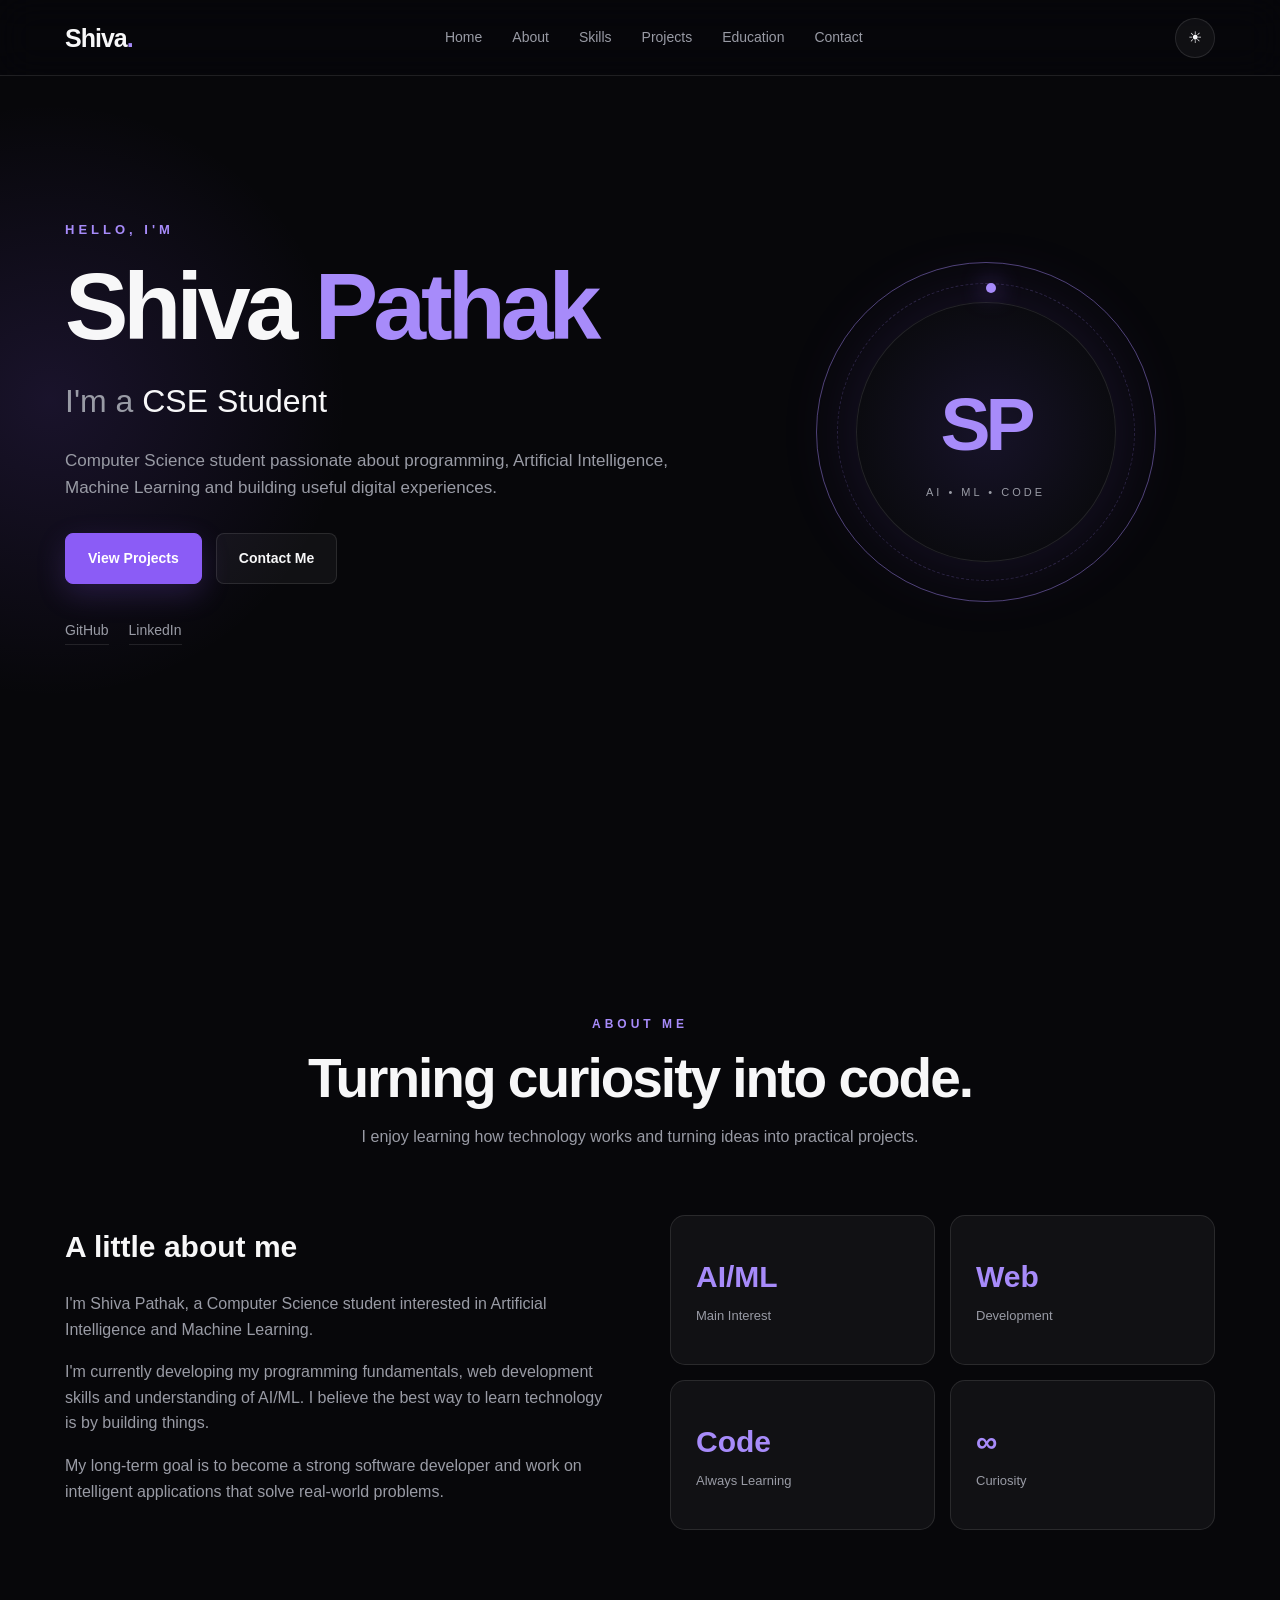
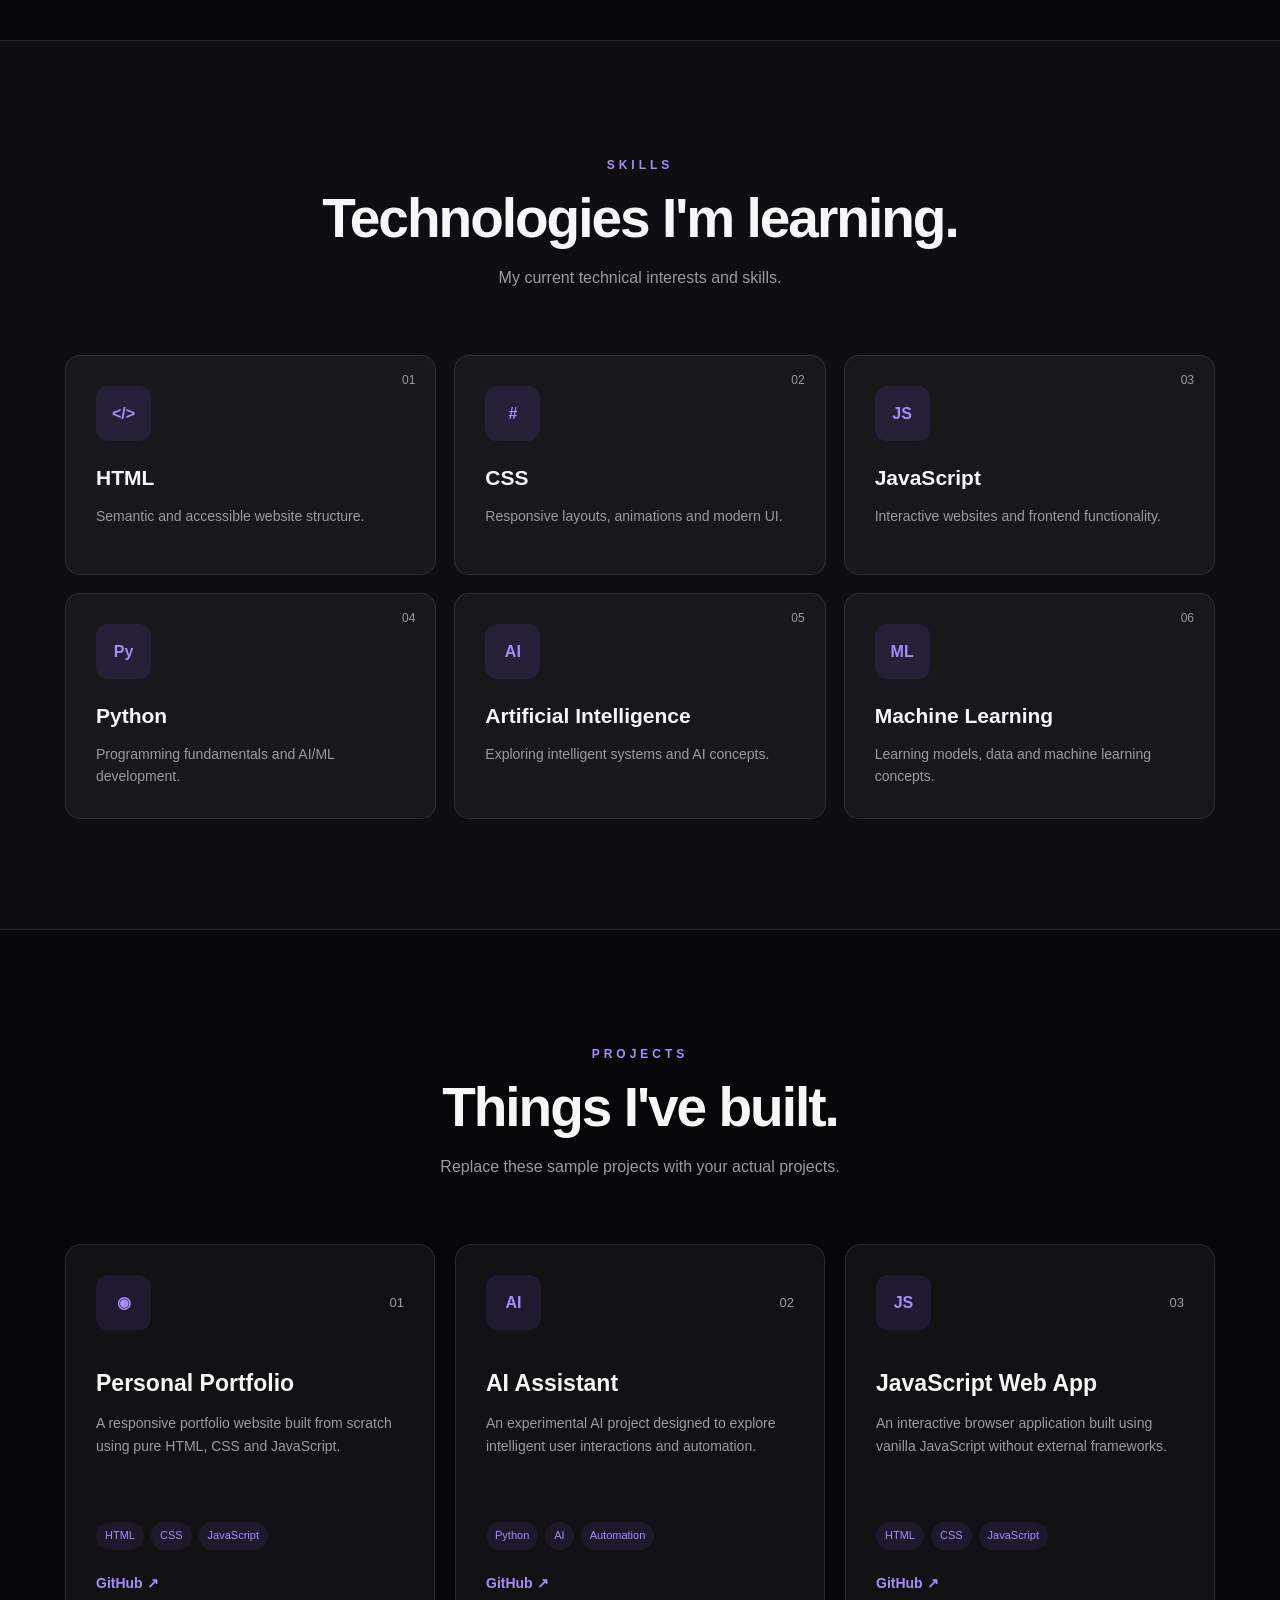
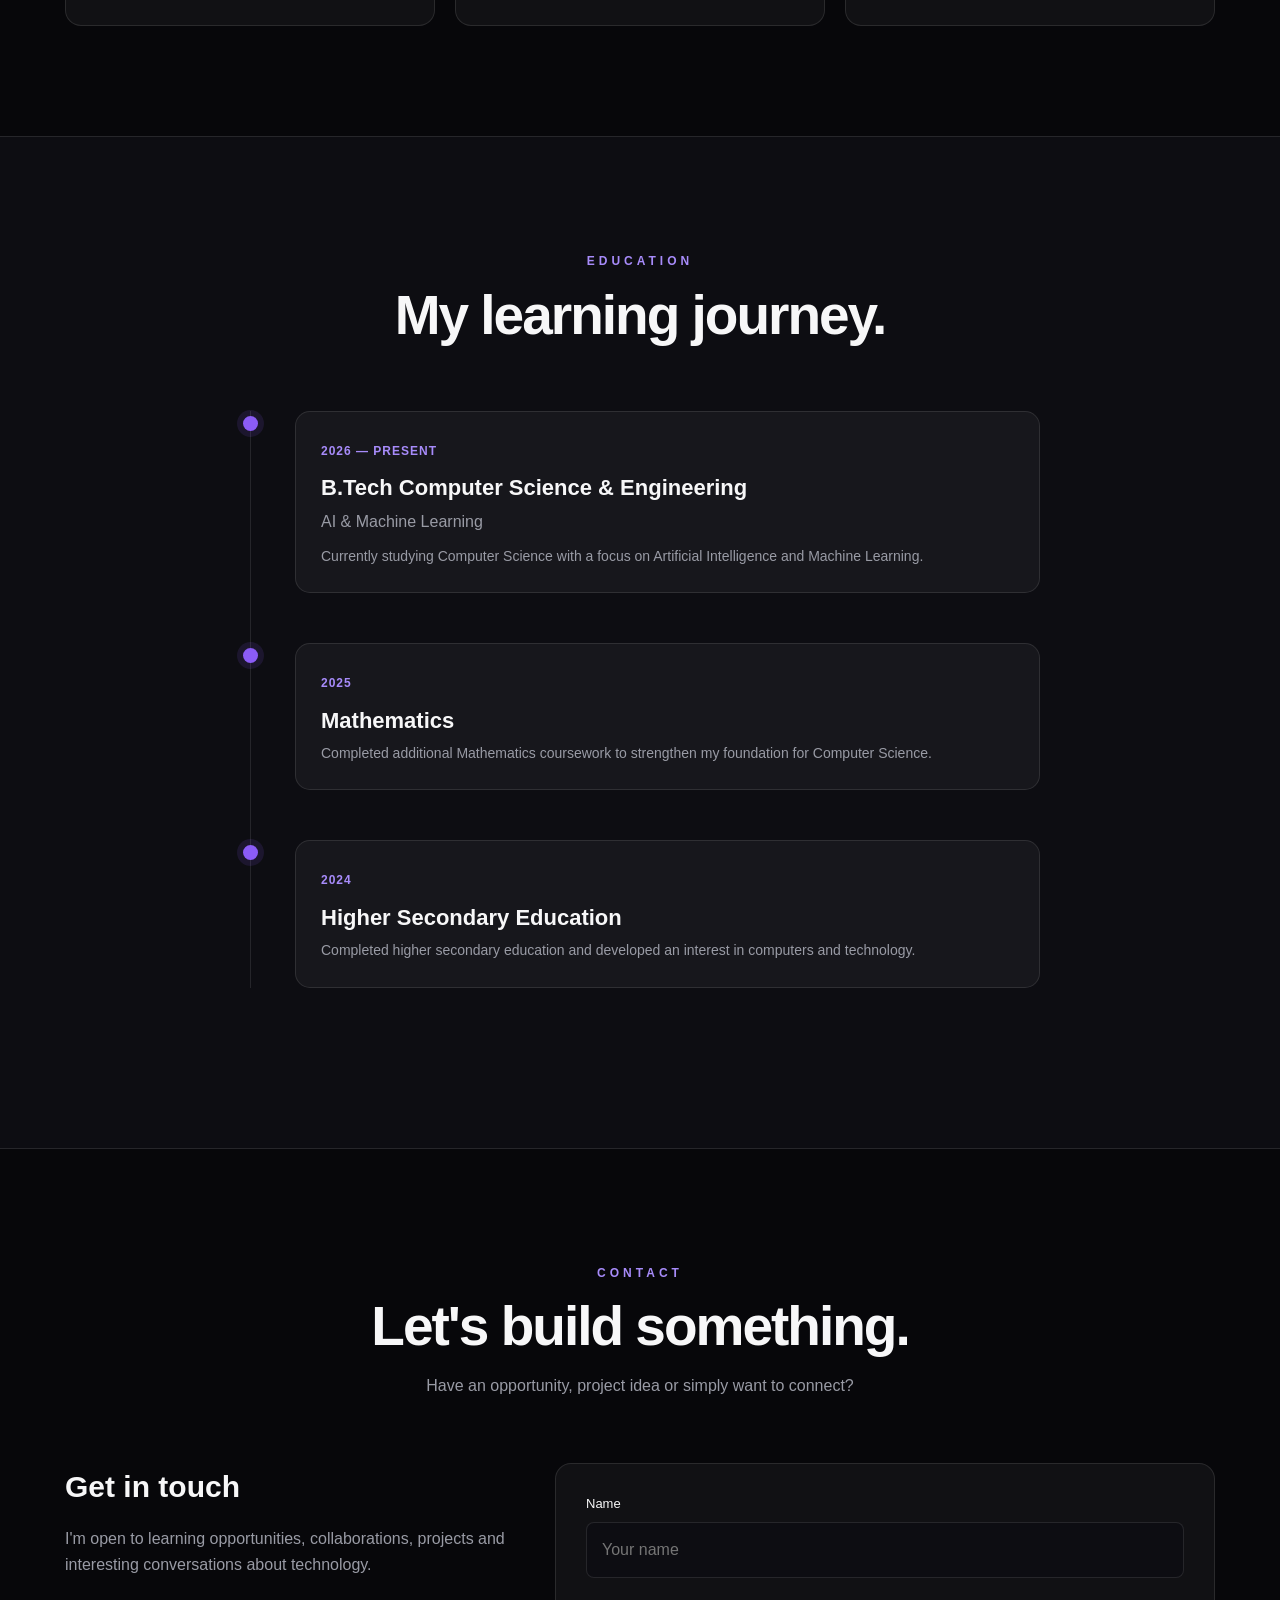
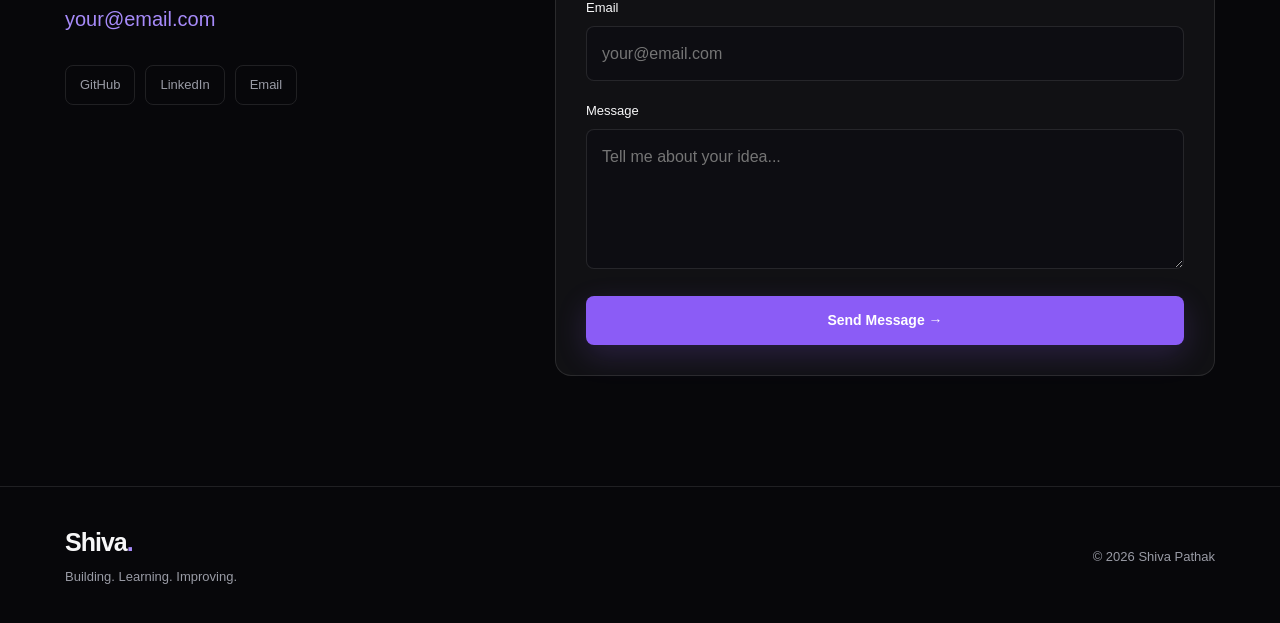
<file: index.html>
<!DOCTYPE html>
<html lang="en">
<head>
    <meta charset="UTF-8">
    <meta name="viewport" content="width=device-width, initial-scale=1.0">

    <title>Shiva Pathak | AI & ML Developer</title>

    <meta
        name="description"
        content="Shiva Pathak - Computer Science student interested in AI, Machine Learning and Web Development."
    >

    <meta name="theme-color" content="#07070a">

    <link rel="stylesheet" href="style.css">
</head>

<body>

    <!-- ================= NAVBAR ================= -->

    <header class="navbar">

        <div class="nav-container">

            <a href="#home" class="logo">
                Shiva<span>.</span>
            </a>

            <nav id="navMenu">

                <a href="#home">Home</a>
                <a href="#about">About</a>
                <a href="#skills">Skills</a>
                <a href="#projects">Projects</a>
                <a href="#education">Education</a>
                <a href="#contact">Contact</a>

            </nav>

            <div class="nav-buttons">

                <button id="themeButton" class="theme-button">
                    ☀
                </button>

                <button id="menuButton" class="menu-button">
                    ☰
                </button>

            </div>

        </div>

    </header>


    <!-- ================= HERO ================= -->

    <section id="home" class="hero">

        <div class="container hero-container">

            <div class="hero-content reveal">

                <p class="eyebrow">
                    HELLO, I'M
                </p>

                <h1>
                    Shiva <span>Pathak</span>
                </h1>

                <h2>
                    I'm a <span id="typingText"></span>
                </h2>

                <p class="hero-description">
                    Computer Science student passionate about programming,
                    Artificial Intelligence, Machine Learning and building
                    useful digital experiences.
                </p>

                <div class="hero-buttons">

                    <a href="#projects" class="button primary">
                        View Projects
                    </a>

                    <a href="#contact" class="button secondary">
                        Contact Me
                    </a>

                </div>

                <div class="hero-socials">

                    <!-- CHANGE THESE LINKS -->

                    <a
                        href="https://github.com/"
                        target="_blank"
                        rel="noopener"
                    >
                        GitHub
                    </a>

                    <a
                        href="https://www.linkedin.com/"
                        target="_blank"
                        rel="noopener"
                    >
                        LinkedIn
                    </a>

                </div>

            </div>


            <div class="hero-visual reveal">

                <div class="profile-wrapper">

                    <div class="profile-ring"></div>

                    <div class="profile-card">

                        <!--
                        If you have a photo:
                        put it in assets/profile.jpg
                        and uncomment the image below.
                        -->

                        <!--
                        <img src="assets/profile.jpg"
                             alt="Shiva Pathak">
                        -->

                        <div class="profile-initials">
                            SP
                        </div>

                        <p>
                            AI • ML • CODE
                        </p>

                    </div>

                </div>

            </div>

        </div>

    </section>


    <!-- ================= ABOUT ================= -->

    <section id="about">

        <div class="container">

            <div class="section-heading reveal">

                <span>ABOUT ME</span>

                <h2>
                    Turning curiosity into code.
                </h2>

                <p>
                    I enjoy learning how technology works and turning
                    ideas into practical projects.
                </p>

            </div>


            <div class="about-grid">

                <div class="about-text reveal">

                    <h3>
                        A little about me
                    </h3>

                    <p>
                        I'm Shiva Pathak, a Computer Science student
                        interested in Artificial Intelligence and
                        Machine Learning.
                    </p>

                    <p>
                        I'm currently developing my programming fundamentals,
                        web development skills and understanding of AI/ML.
                        I believe the best way to learn technology is by
                        building things.
                    </p>

                    <p>
                        My long-term goal is to become a strong software
                        developer and work on intelligent applications
                        that solve real-world problems.
                    </p>

                </div>


                <div class="about-stats reveal">

                    <div class="stat-card">

                        <strong>AI/ML</strong>

                        <span>
                            Main Interest
                        </span>

                    </div>

                    <div class="stat-card">

                        <strong>Web</strong>

                        <span>
                            Development
                        </span>

                    </div>

                    <div class="stat-card">

                        <strong>Code</strong>

                        <span>
                            Always Learning
                        </span>

                    </div>

                    <div class="stat-card">

                        <strong>∞</strong>

                        <span>
                            Curiosity
                        </span>

                    </div>

                </div>

            </div>

        </div>

    </section>


    <!-- ================= SKILLS ================= -->

    <section id="skills" class="dark-section">

        <div class="container">

            <div class="section-heading reveal">

                <span>SKILLS</span>

                <h2>
                    Technologies I'm learning.
                </h2>

                <p>
                    My current technical interests and skills.
                </p>

            </div>


            <div class="skills-grid">


                <div class="skill-card reveal">

                    <div class="skill-number">
                        01
                    </div>

                    <div class="skill-icon">
                        &lt;/&gt;
                    </div>

                    <h3>
                        HTML
                    </h3>

                    <p>
                        Semantic and accessible website structure.
                    </p>

                </div>


                <div class="skill-card reveal">

                    <div class="skill-number">
                        02
                    </div>

                    <div class="skill-icon">
                        #
                    </div>

                    <h3>
                        CSS
                    </h3>

                    <p>
                        Responsive layouts, animations and modern UI.
                    </p>

                </div>


                <div class="skill-card reveal">

                    <div class="skill-number">
                        03
                    </div>

                    <div class="skill-icon">
                        JS
                    </div>

                    <h3>
                        JavaScript
                    </h3>

                    <p>
                        Interactive websites and frontend functionality.
                    </p>

                </div>


                <div class="skill-card reveal">

                    <div class="skill-number">
                        04
                    </div>

                    <div class="skill-icon">
                        Py
                    </div>

                    <h3>
                        Python
                    </h3>

                    <p>
                        Programming fundamentals and AI/ML development.
                    </p>

                </div>


                <div class="skill-card reveal">

                    <div class="skill-number">
                        05
                    </div>

                    <div class="skill-icon">
                        AI
                    </div>

                    <h3>
                        Artificial Intelligence
                    </h3>

                    <p>
                        Exploring intelligent systems and AI concepts.
                    </p>

                </div>


                <div class="skill-card reveal">

                    <div class="skill-number">
                        06
                    </div>

                    <div class="skill-icon">
                        ML
                    </div>

                    <h3>
                        Machine Learning
                    </h3>

                    <p>
                        Learning models, data and machine learning concepts.
                    </p>

                </div>

            </div>

        </div>

    </section>


    <!-- ================= PROJECTS ================= -->

    <section id="projects">

        <div class="container">

            <div class="section-heading reveal">

                <span>PROJECTS</span>

                <h2>
                    Things I've built.
                </h2>

                <p>
                    Replace these sample projects with your actual projects.
                </p>

            </div>


            <div class="projects-grid">


                <!-- PROJECT 1 -->

                <article class="project-card reveal">

                    <div class="project-top">

                        <span class="project-icon">
                            ◉
                        </span>

                        <span class="project-number">
                            01
                        </span>

                    </div>

                    <h3>
                        Personal Portfolio
                    </h3>

                    <p>
                        A responsive portfolio website built from scratch
                        using pure HTML, CSS and JavaScript.
                    </p>

                    <div class="project-tags">

                        <span>HTML</span>
                        <span>CSS</span>
                        <span>JavaScript</span>

                    </div>

                    <div class="project-links">

                        <!-- CHANGE LINK -->

                        <a
                            href="https://github.com/"
                            target="_blank"
                            rel="noopener"
                        >
                            GitHub ↗
                        </a>

                    </div>

                </article>


                <!-- PROJECT 2 -->

                <article class="project-card reveal">

                    <div class="project-top">

                        <span class="project-icon">
                            AI
                        </span>

                        <span class="project-number">
                            02
                        </span>

                    </div>

                    <h3>
                        AI Assistant
                    </h3>

                    <p>
                        An experimental AI project designed to explore
                        intelligent user interactions and automation.
                    </p>

                    <div class="project-tags">

                        <span>Python</span>
                        <span>AI</span>
                        <span>Automation</span>

                    </div>

                    <div class="project-links">

                        <a
                            href="https://github.com/"
                            target="_blank"
                            rel="noopener"
                        >
                            GitHub ↗
                        </a>

                    </div>

                </article>


                <!-- PROJECT 3 -->

                <article class="project-card reveal">

                    <div class="project-top">

                        <span class="project-icon">
                            JS
                        </span>

                        <span class="project-number">
                            03
                        </span>

                    </div>

                    <h3>
                        JavaScript Web App
                    </h3>

                    <p>
                        An interactive browser application built using
                        vanilla JavaScript without external frameworks.
                    </p>

                    <div class="project-tags">

                        <span>HTML</span>
                        <span>CSS</span>
                        <span>JavaScript</span>

                    </div>

                    <div class="project-links">

                        <a
                            href="https://github.com/"
                            target="_blank"
                            rel="noopener"
                        >
                            GitHub ↗
                        </a>

                    </div>

                </article>

            </div>

        </div>

    </section>


    <!-- ================= EDUCATION ================= -->

    <section id="education" class="dark-section">

        <div class="container">

            <div class="section-heading reveal">

                <span>EDUCATION</span>

                <h2>
                    My learning journey.
                </h2>

            </div>


            <div class="timeline">


                <div class="timeline-item reveal">

                    <div class="timeline-dot"></div>

                    <div class="timeline-content">

                        <span>
                            2026 — PRESENT
                        </span>

                        <h3>
                            B.Tech Computer Science & Engineering
                        </h3>

                        <h4>
                            AI & Machine Learning
                        </h4>

                        <p>
                            Currently studying Computer Science with a
                            focus on Artificial Intelligence and
                            Machine Learning.
                        </p>

                    </div>

                </div>


                <div class="timeline-item reveal">

                    <div class="timeline-dot"></div>

                    <div class="timeline-content">

                        <span>
                            2025
                        </span>

                        <h3>
                            Mathematics
                        </h3>

                        <p>
                            Completed additional Mathematics coursework
                            to strengthen my foundation for Computer Science.
                        </p>

                    </div>

                </div>


                <div class="timeline-item reveal">

                    <div class="timeline-dot"></div>

                    <div class="timeline-content">

                        <span>
                            2024
                        </span>

                        <h3>
                            Higher Secondary Education
                        </h3>

                        <p>
                            Completed higher secondary education and
                            developed an interest in computers and technology.
                        </p>

                    </div>

                </div>

            </div>

        </div>

    </section>


    <!-- ================= CONTACT ================= -->

    <section id="contact">

        <div class="container">

            <div class="section-heading reveal">

                <span>CONTACT</span>

                <h2>
                    Let's build something.
                </h2>

                <p>
                    Have an opportunity, project idea or simply want
                    to connect?
                </p>

            </div>


            <div class="contact-grid">


                <div class="contact-left reveal">

                    <h3>
                        Get in touch
                    </h3>

                    <p>
                        I'm open to learning opportunities, collaborations,
                        projects and interesting conversations about
                        technology.
                    </p>


                    <!-- CHANGE YOUR EMAIL -->

                    <a
                        href="mailto:your@email.com"
                        class="contact-email"
                    >
                        your@email.com
                    </a>


                    <div class="contact-socials">

                        <a
                            href="https://github.com/"
                            target="_blank"
                            rel="noopener"
                        >
                            GitHub
                        </a>

                        <a
                            href="https://www.linkedin.com/"
                            target="_blank"
                            rel="noopener"
                        >
                            LinkedIn
                        </a>

                        <a
                            href="mailto:your@email.com"
                        >
                            Email
                        </a>

                    </div>

                </div>


                <div class="contact-form-wrapper reveal">

                    <form id="contactForm">

                        <div class="input-group">

                            <label for="name">
                                Name
                            </label>

                            <input
                                type="text"
                                id="name"
                                placeholder="Your name"
                                required
                            >

                        </div>


                        <div class="input-group">

                            <label for="email">
                                Email
                            </label>

                            <input
                                type="email"
                                id="email"
                                placeholder="your@email.com"
                                required
                            >

                        </div>


                        <div class="input-group">

                            <label for="message">
                                Message
                            </label>

                            <textarea
                                id="message"
                                placeholder="Tell me about your idea..."
                                required
                            ></textarea>

                        </div>


                        <button
                            type="submit"
                            class="button primary submit-button"
                        >
                            Send Message →
                        </button>

                    </form>

                </div>

            </div>

        </div>

    </section>


    <!-- ================= FOOTER ================= -->

    <footer>

        <div class="container footer-container">

            <div>

                <a href="#home" class="logo">
                    Shiva<span>.</span>
                </a>

                <p>
                    Building. Learning. Improving.
                </p>

            </div>

            <p>
                © <span id="year"></span> Shiva Pathak
            </p>

        </div>

    </footer>


    <!-- ================= JAVASCRIPT ================= -->

    <script src="script.js"></script>

</body>
</html>
</file>
<file: style.css>
/* =========================================================
   RESET
========================================================= */

* {
    margin: 0;
    padding: 0;
    box-sizing: border-box;
}

html {
    scroll-behavior: smooth;
}

:root {

    --background: #07070a;
    --background-2: #0d0d12;

    --surface: rgba(255,255,255,0.045);
    --surface-hover: rgba(255,255,255,0.08);

    --text: #f7f7f8;
    --muted: #999ba5;

    --primary: #8b5cf6;
    --primary-light: #a78bfa;

    --border: rgba(255,255,255,0.1);

    --max-width: 1150px;
}

body.light {

    --background: #f6f6f8;
    --background-2: #ffffff;

    --surface: rgba(0,0,0,0.04);
    --surface-hover: rgba(0,0,0,0.08);

    --text: #101014;
    --muted: #62636b;

    --border: rgba(0,0,0,0.1);
}

body {

    font-family:
        Inter,
        -apple-system,
        BlinkMacSystemFont,
        "Segoe UI",
        Arial,
        sans-serif;

    background: var(--background);
    color: var(--text);

    line-height: 1.6;

    overflow-x: hidden;

    transition:
        background 0.3s ease,
        color 0.3s ease;
}

a {
    color: inherit;
    text-decoration: none;
}

button,
input,
textarea {
    font: inherit;
}

button {
    cursor: pointer;
}

.container {

    width: min(
        calc(100% - 40px),
        var(--max-width)
    );

    margin: auto;
}

section {
    padding: 110px 0;
}


/* =========================================================
   NAVBAR
========================================================= */

.navbar {

    position: fixed;

    top: 0;
    left: 0;

    width: 100%;

    z-index: 1000;

    background: rgba(7,7,10,0.7);

    backdrop-filter: blur(18px);

    border-bottom:
        1px solid var(--border);
}

body.light .navbar {
    background: rgba(246,246,248,0.75);
}

.nav-container {

    width: min(
        calc(100% - 40px),
        var(--max-width)
    );

    height: 75px;

    margin: auto;

    display: flex;

    align-items: center;

    justify-content: space-between;
}

.logo {

    font-size: 25px;

    font-weight: 800;

    letter-spacing: -1px;
}

.logo span {
    color: var(--primary-light);
}

nav {

    display: flex;

    align-items: center;

    gap: 30px;
}

nav a {

    color: var(--muted);

    font-size: 14px;

    transition: 0.25s;
}

nav a:hover {
    color: var(--text);
}

.nav-buttons {

    display: flex;

    align-items: center;

    gap: 10px;
}

.theme-button,
.menu-button {

    width: 40px;
    height: 40px;

    display: flex;

    align-items: center;
    justify-content: center;

    border: 1px solid var(--border);

    background: var(--surface);

    color: var(--text);

    border-radius: 50%;
}

.menu-button {
    display: none;
    border-radius: 8px;
}


/* =========================================================
   HERO
========================================================= */

.hero {

    min-height: 100vh;

    display: flex;

    align-items: center;

    padding-top: 75px;

    position: relative;
}

.hero::before {

    content: "";

    position: absolute;

    width: 600px;
    height: 600px;

    left: -250px;
    top: 100px;

    background:
        radial-gradient(
            circle,
            rgba(139,92,246,0.14),
            transparent 70%
        );

    pointer-events: none;
}

.hero-container {

    display: grid;

    grid-template-columns:
        1.15fr
        0.85fr;

    gap: 70px;

    align-items: center;
}

.eyebrow {

    color: var(--primary-light);

    font-size: 13px;

    letter-spacing: 4px;

    font-weight: 700;

    margin-bottom: 20px;
}

.hero h1 {

    font-size:
        clamp(55px, 8vw, 95px);

    line-height: 0.95;

    letter-spacing: -5px;

    margin-bottom: 25px;
}

.hero h1 span {
    color: var(--primary-light);
}

.hero h2 {

    font-size:
        clamp(22px, 3vw, 32px);

    font-weight: 500;

    margin-bottom: 20px;

    color: var(--muted);
}

.hero h2 span {
    color: var(--text);
}

.hero-description {

    max-width: 610px;

    color: var(--muted);

    font-size: 17px;

    margin-bottom: 32px;
}

.hero-buttons {

    display: flex;

    gap: 14px;

    flex-wrap: wrap;
}

.button {

    display: inline-flex;

    align-items: center;
    justify-content: center;

    padding:
        13px 22px;

    border-radius: 8px;

    border: 1px solid var(--border);

    font-weight: 600;

    font-size: 14px;

    transition:
        transform 0.25s,
        background 0.25s,
        box-shadow 0.25s;
}

.button:hover {

    transform: translateY(-3px);
}

.button.primary {

    background: var(--primary);

    color: white;

    border-color: var(--primary);

    box-shadow:
        0 10px 30px rgba(139,92,246,0.2);
}

.button.primary:hover {

    box-shadow:
        0 15px 40px rgba(139,92,246,0.35);
}

.button.secondary {

    background: var(--surface);

    color: var(--text);
}

.button.secondary:hover {

    background: var(--surface-hover);
}

.hero-socials {

    display: flex;

    gap: 20px;

    margin-top: 35px;
}

.hero-socials a {

    color: var(--muted);

    font-size: 14px;

    border-bottom:
        1px solid var(--border);

    padding-bottom: 3px;

    transition: 0.25s;
}

.hero-socials a:hover {

    color: var(--primary-light);

    border-color:
        var(--primary-light);
}


/* =========================================================
   PROFILE
========================================================= */

.hero-visual {

    display: flex;

    justify-content: center;
}

.profile-wrapper {

    width: 340px;
    height: 340px;

    position: relative;

    display: flex;

    align-items: center;
    justify-content: center;
}

.profile-ring {

    position: absolute;

    inset: 0;

    border-radius: 50%;

    border:
        1px solid rgba(167,139,250,0.45);

    animation:
        spin 12s linear infinite;
}

.profile-ring::before {

    content: "";

    position: absolute;

    width: 10px;
    height: 10px;

    border-radius: 50%;

    background: var(--primary-light);

    top: 20px;
    left: 50%;

    box-shadow:
        0 0 25px var(--primary);
}

.profile-ring::after {

    content: "";

    position: absolute;

    inset: 20px;

    border:
        1px dashed
        rgba(167,139,250,0.2);

    border-radius: 50%;
}

@keyframes spin {

    to {
        transform: rotate(360deg);
    }
}

.profile-card {

    width: 260px;
    height: 260px;

    border-radius: 50%;

    display: flex;

    align-items: center;
    justify-content: center;

    flex-direction: column;

    background:
        radial-gradient(
            circle at center,
            #171329,
            #0b0b10 70%
        );

    border:
        1px solid var(--border);

    box-shadow:
        0 0 80px
        rgba(139,92,246,0.15);

    overflow: hidden;
}

.profile-card img {

    width: 100%;
    height: 100%;

    object-fit: cover;
}

.profile-initials {

    font-size: 75px;

    font-weight: 900;

    color: var(--primary-light);

    letter-spacing: -5px;
}

.profile-card p {

    color: var(--muted);

    letter-spacing: 3px;

    font-size: 11px;
}


/* =========================================================
   SECTION HEADINGS
========================================================= */

.section-heading {

    text-align: center;

    max-width: 700px;

    margin:
        0 auto 65px;
}

.section-heading span {

    color: var(--primary-light);

    font-size: 12px;

    letter-spacing: 4px;

    font-weight: 700;
}

.section-heading h2 {

    font-size:
        clamp(35px, 5vw, 55px);

    line-height: 1.1;

    letter-spacing: -2px;

    margin-top: 12px;
}

.section-heading p {

    color: var(--muted);

    margin-top: 16px;
}


/* =========================================================
   ABOUT
========================================================= */

.about-grid {

    display: grid;

    grid-template-columns:
        1fr
        1fr;

    gap: 60px;

    align-items: center;
}

.about-text h3 {

    font-size: 30px;

    margin-bottom: 20px;
}

.about-text p {

    color: var(--muted);

    margin-bottom: 17px;
}

.about-stats {

    display: grid;

    grid-template-columns:
        1fr 1fr;

    gap: 15px;
}

.stat-card {

    min-height: 150px;

    padding: 25px;

    display: flex;

    justify-content: center;

    flex-direction: column;

    background: var(--surface);

    border:
        1px solid var(--border);

    border-radius: 15px;

    transition: 0.3s;
}

.stat-card:hover {

    transform: translateY(-5px);

    background: var(--surface-hover);
}

.stat-card strong {

    font-size: 30px;

    color: var(--primary-light);

    margin-bottom: 5px;
}

.stat-card span {

    color: var(--muted);

    font-size: 13px;
}


/* =========================================================
   DARK SECTIONS
========================================================= */

.dark-section {

    background:
        var(--background-2);

    border-top:
        1px solid var(--border);

    border-bottom:
        1px solid var(--border);
}


/* =========================================================
   SKILLS
========================================================= */

.skills-grid {

    display: grid;

    grid-template-columns:
        repeat(3, 1fr);

    gap: 18px;
}

.skill-card {

    position: relative;

    padding: 30px;

    min-height: 220px;

    background:
        var(--surface);

    border:
        1px solid var(--border);

    border-radius: 15px;

    overflow: hidden;

    transition:
        transform 0.3s,
        background 0.3s;
}

.skill-card:hover {

    transform:
        translateY(-7px);

    background:
        var(--surface-hover);
}

.skill-number {

    position: absolute;

    right: 20px;
    top: 15px;

    font-size: 12px;

    color: var(--muted);
}

.skill-icon {

    width: 55px;
    height: 55px;

    display: flex;

    align-items: center;
    justify-content: center;

    margin-bottom: 20px;

    border-radius: 12px;

    background:
        rgba(139,92,246,0.12);

    color:
        var(--primary-light);

    font-weight: 800;
}

.skill-card h3 {

    font-size: 21px;

    margin-bottom: 10px;
}

.skill-card p {

    color: var(--muted);

    font-size: 14px;
}


/* =========================================================
   PROJECTS
========================================================= */

.projects-grid {

    display: grid;

    grid-template-columns:
        repeat(3, 1fr);

    gap: 20px;
}

.project-card {

    padding: 30px;

    background:
        var(--surface);

    border:
        1px solid var(--border);

    border-radius: 16px;

    transition:
        transform 0.3s,
        box-shadow 0.3s;
}

.project-card:hover {

    transform:
        translateY(-8px);

    box-shadow:
        0 25px 60px rgba(0,0,0,0.2);
}

.project-top {

    display: flex;

    align-items: center;

    justify-content: space-between;

    margin-bottom: 35px;
}

.project-icon {

    width: 55px;
    height: 55px;

    display: flex;

    align-items: center;
    justify-content: center;

    border-radius: 12px;

    background:
        rgba(139,92,246,0.12);

    color:
        var(--primary-light);

    font-weight: 800;
}

.project-number {

    color: var(--muted);

    font-size: 13px;
}

.project-card h3 {

    font-size: 23px;

    margin-bottom: 10px;
}

.project-card p {

    color: var(--muted);

    font-size: 14px;

    min-height: 90px;
}

.project-tags {

    display: flex;

    flex-wrap: wrap;

    gap: 7px;

    margin:
        20px 0;
}

.project-tags span {

    padding:
        5px 9px;

    border-radius: 20px;

    font-size: 11px;

    color:
        var(--primary-light);

    background:
        rgba(139,92,246,0.1);
}

.project-links a {

    color:
        var(--primary-light);

    font-size: 14px;

    font-weight: 600;
}


/* =========================================================
   TIMELINE
========================================================= */

.timeline {

    max-width: 800px;

    margin: auto;

    position: relative;
}

.timeline::before {

    content: "";

    position: absolute;

    left: 10px;

    top: 0;
    bottom: 0;

    width: 1px;

    background:
        var(--border);
}

.timeline-item {

    position: relative;

    padding-left: 55px;

    margin-bottom: 50px;
}

.timeline-dot {

    position: absolute;

    left: 3px;

    top: 5px;

    width: 15px;
    height: 15px;

    border-radius: 50%;

    background:
        var(--primary);

    box-shadow:
        0 0 0 6px
        rgba(139,92,246,0.12);
}

.timeline-content {

    padding: 25px;

    border:
        1px solid var(--border);

    background:
        var(--surface);

    border-radius: 15px;
}

.timeline-content > span {

    color:
        var(--primary-light);

    font-size: 12px;

    font-weight: 700;

    letter-spacing: 1px;
}

.timeline-content h3 {

    margin:
        8px 0 4px;

    font-size: 22px;
}

.timeline-content h4 {

    color: var(--muted);

    font-weight: 500;

    margin-bottom: 10px;
}

.timeline-content p {

    color: var(--muted);

    font-size: 14px;
}


/* =========================================================
   CONTACT
========================================================= */

.contact-grid {

    display: grid;

    grid-template-columns:
        0.8fr
        1.2fr;

    gap: 50px;

    align-items: start;
}

.contact-left h3 {

    font-size: 30px;

    margin-bottom: 15px;
}

.contact-left > p {

    color: var(--muted);

    margin-bottom: 25px;
}

.contact-email {

    display: inline-block;

    font-size: 20px;

    color:
        var(--primary-light);

    margin-bottom: 30px;
}

.contact-socials {

    display: flex;

    flex-wrap: wrap;

    gap: 10px;
}

.contact-socials a {

    padding:
        9px 14px;

    border:
        1px solid var(--border);

    border-radius: 8px;

    color: var(--muted);

    font-size: 13px;

    transition: 0.25s;
}

.contact-socials a:hover {

    color: white;

    background:
        var(--primary);

    border-color:
        var(--primary);
}

.contact-form-wrapper {

    padding: 30px;

    border:
        1px solid var(--border);

    background:
        var(--surface);

    border-radius: 16px;
}

.input-group {

    margin-bottom: 20px;
}

.input-group label {

    display: block;

    font-size: 13px;

    margin-bottom: 7px;
}

.input-group input,
.input-group textarea {

    width: 100%;

    padding:
        14px 15px;

    border:
        1px solid var(--border);

    border-radius: 8px;

    outline: none;

    color: var(--text);

    background:
        var(--background-2);

    transition:
        border 0.2s;
}

.input-group input:focus,
.input-group textarea:focus {

    border-color:
        var(--primary);
}

.input-group textarea {

    min-height: 140px;

    resize: vertical;
}

.submit-button {

    border: none;

    width: 100%;
}


/* =========================================================
   FOOTER
========================================================= */

footer {

    padding: 35px 0;

    border-top:
        1px solid var(--border);

    background:
        var(--background);
}

.footer-container {

    display: flex;

    justify-content: space-between;

    align-items: center;

    gap: 20px;
}

.footer-container p {

    color: var(--muted);

    font-size: 13px;

    margin-top: 5px;
}


/* =========================================================
   REVEAL ANIMATION
========================================================= */

.reveal {

    opacity: 0;

    transform:
        translateY(30px);

    transition:
        opacity 0.7s ease,
        transform 0.7s ease;
}

.reveal.visible {

    opacity: 1;

    transform:
        translateY(0);
}


/* =========================================================
   RESPONSIVE
========================================================= */

@media (max-width: 900px) {

    .hero-container {

        grid-template-columns: 1fr;

        text-align: center;

        gap: 50px;
    }

    .hero-content {

        display: flex;

        align-items: center;

        flex-direction: column;
    }

    .hero-description {
        margin: auto;
    }

    .hero-visual {
        order: -1;
    }

    .profile-wrapper {

        width: 280px;
        height: 280px;
    }

    .profile-card {

        width: 215px;
        height: 215px;
    }

    .profile-initials {
        font-size: 60px;
    }

    .about-grid {

        grid-template-columns: 1fr;
    }

    .skills-grid,
    .projects-grid {

        grid-template-columns:
            1fr 1fr;
    }

    .contact-grid {

        grid-template-columns:
            1fr;
    }
}


@media (max-width: 700px) {

    section {
        padding: 80px 0;
    }

    nav {

        position: absolute;

        top: 75px;

        left: 0;

        width: 100%;

        padding: 20px;

        flex-direction: column;

        background:
            var(--background-2);

        border-bottom:
            1px solid var(--border);

        display: none;
    }

    nav.active {
        display: flex;
    }

    .menu-button {
        display: flex;
    }

    .hero h1 {

        font-size: 58px;

        letter-spacing: -3px;
    }

    .skills-grid,
    .projects-grid {

        grid-template-columns:
            1fr;
    }

    .footer-container {

        flex-direction: column;

        text-align: center;
    }
}


@media (max-width: 450px) {

    .container {

        width:
            calc(100% - 28px);
    }

    .nav-container {

        width:
            calc(100% - 28px);
    }

    .hero h1 {
        font-size: 48px;
    }

    .profile-wrapper {

        width: 240px;
        height: 240px;
    }

    .profile-card {

        width: 185px;
        height: 185px;
    }

    .profile-initials {
        font-size: 50px;
    }

    .about-stats {
        grid-template-columns: 1fr;
    }

    .hero-buttons {

        flex-direction: column;

        width: 100%;
    }

    .hero-buttons .button {
        width: 100%;
    }
}
</file>
